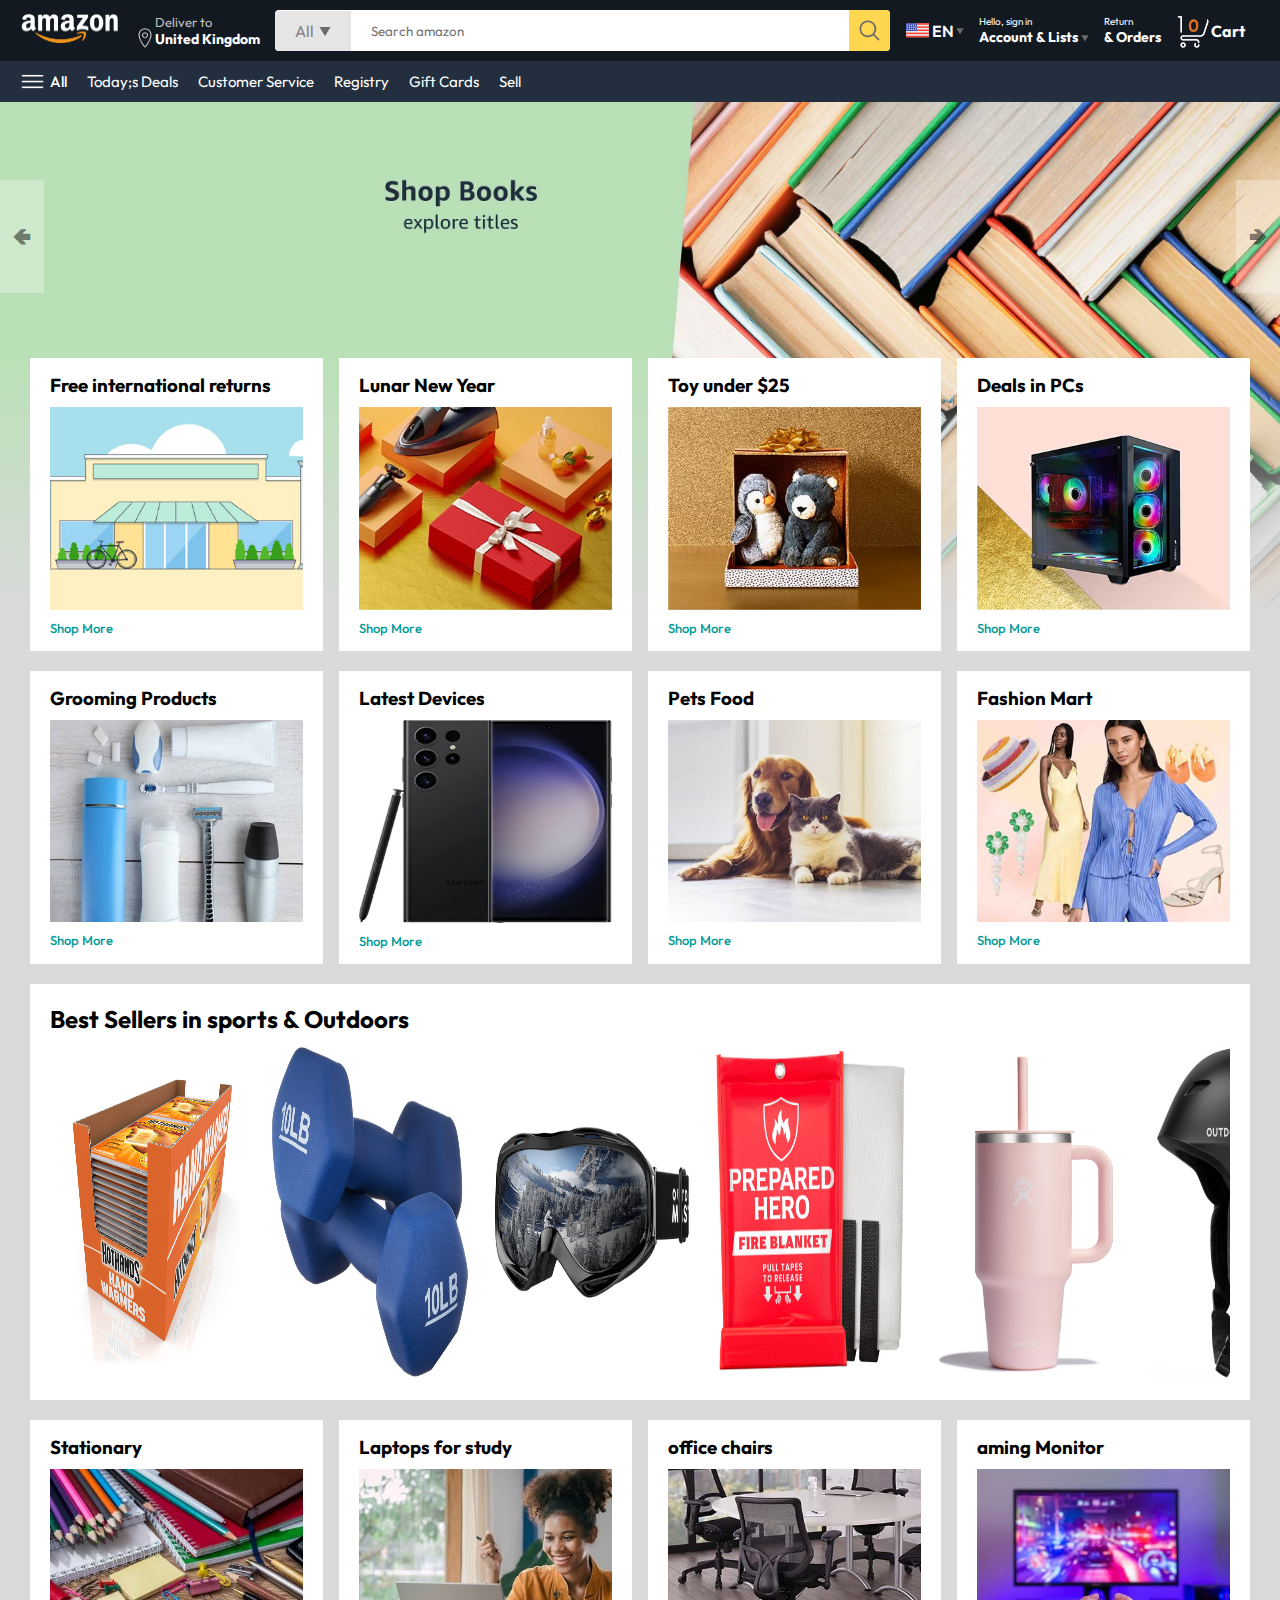
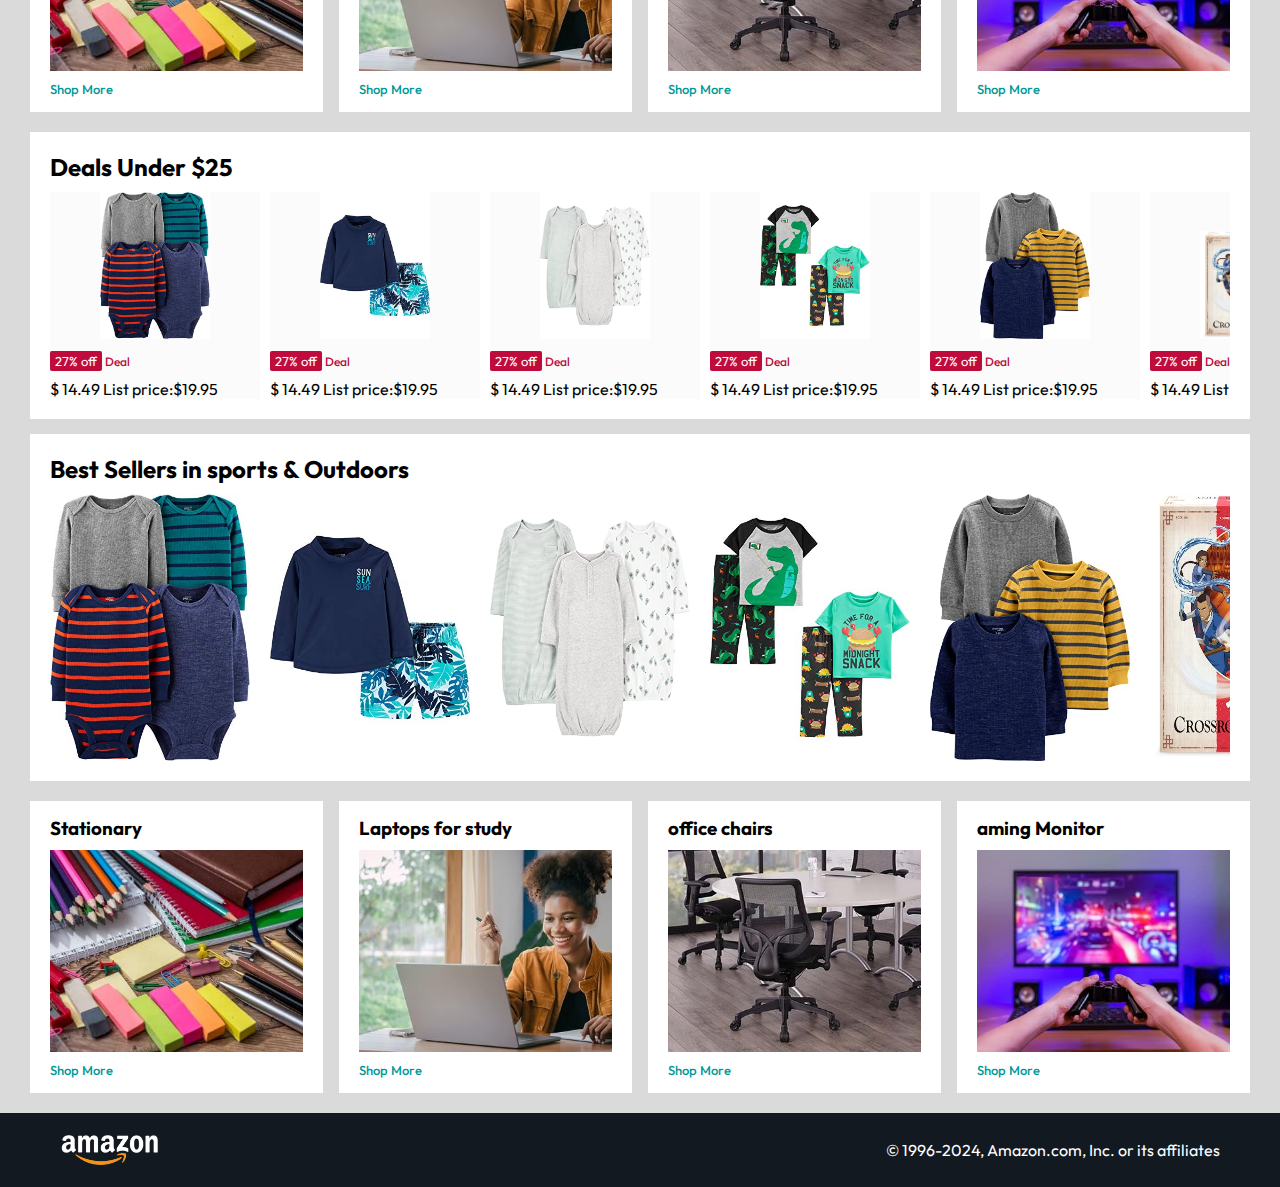
<file: amazon clone/index.html>
<!DOCTYPE html>
<html lang="en">
<head>
    <meta charset="UTF-8">
    <meta name="viewport" content="width=device-width, initial-scale=1.0">
    <title>Amazon clone</title>
    <link rel="stylesheet" href="style.css">
    <link rel="icon" href="./assets/amazon_logo.png">

</head>
<body>
    <nav>
        <a href="/"> 
            <img src="./assets/amazon_logo.png" width="100">
        </a>
        <div class="nav-country">
            <img src="./assets/location_icon.png" height="20">
            <div>
            <p>Deliver to</p>
            <h1>United Kingdom</h1>
            </div>
        </div>
        <div class="nav-search">
            <div class="nav-search-category">
                <p>All</p>
                <img src="./assets/dropdown_icon.png" height="12">
            </div>
            <input type="text" class="nav-search-input" placeholder="Search amazon">
            <img src="./assets/search_icon.png" class="nav-search-icon">
        </div>
        <div class="nav-langauge">
            <img src="./assets/us_flag.png" width="25px">
            <p>EN</p>
            <img src="./assets/dropdown_icon.png" width="8px">
        </div> 
        <div class="nav-text">
            <p>Hello, sign in</p>
            <h1>Account & Lists <img src="./assets/dropdown_icon.png" width="8px"></h1>
        </div>
        <div class="nav-text">
            <p>Return</p>
            <h1>& Orders</h1>
        </div>  
        <a href="" class="nav-cart">
            <img src="./assets/cart_icon.png" width="35px">
            <h4>Cart</h4>
        </a>
    </nav>
<div class="nav-bottom">
    <div>
        <img src="./assets/menu_icon.png" width="25px">
        <p>All</p>
    </div>
    <p>Today;s Deals</p>
    <p>Customer Service</p>
    <p>Registry</p>
    <p>Gift Cards</p>
    <p>Sell</p>
</div>

<div class="header-slider">
    <a href="#" class="control_prev">&#129144</a>
    <a href="#" class="control_next">&#129146</a>
    <ul>
        <img src="./assets/header1.jpg" class="header-img">
        <img src="./assets/header2.jpg" class="header-img">
        <img src="./assets/header3.jpg" class="header-img">
        <img src="./assets/header4.jpg" class="header-img">
        <img src="./assets/header5.jpg" class="header-img">
        <img src="./assets/header6.jpg" class="header-img">
    </ul>
</div>

<div class="box-row header-box">
    <div class="box-col">
        <h3>Free international returns</h3>
        <img src="./assets/box1-1.jpg" alt="">
        <a href="/">Shop More</a>
    </div>
    <div class="box-col">
        <h3>Lunar New Year</h3>
        <img src="./assets/box1-2.jpg" alt="">
        <a href="/">Shop More</a>
    </div>
    <div class="box-col">
        <h3>Toy under $25</h3>
        <img src="./assets/box1-3.jpg" alt="">
        <a href="/">Shop More</a>
    </div> <div class="box-col">
        <h3>Deals in PCs</h3>
        <img src="./assets/box1-4.jpg" alt="">
        <a href="/">Shop More</a>
    </div>
</div>

<div class="box-row">
    <div class="box-col">
        <h3>Grooming Products</h3>
        <img src="./assets/box2-1.jpg" alt="">
        <a href="/">Shop More</a>
    </div>
    <div class="box-col">
        <h3>Latest Devices</h3>
        <img src="./assets/box2-2.jpg" alt="">
        <a href="/">Shop More</a>
    </div>
    <div class="box-col">
        <h3>Pets Food</h3>
        <img src="./assets/box2-3.jpg" alt="">
        <a href="/">Shop More</a>
    </div> <div class="box-col">
        <h3>Fashion Mart</h3>
        <img src="./assets/box2-4.jpg" alt="">
        <a href="/">Shop More</a>
    </div>
</div>
<div class="products-slider">
    <h2>Best Sellers in sports & Outdoors</h2>
    <div class="products">
        <img src="./assets/product1-1.jpg" alt="">
        <img src="./assets/product1-2.jpg" alt="">
        <img src="./assets/product1-3.jpg" alt="">
        <img src="./assets/product1-4.jpg" alt="">
        <img src="./assets/product1-5.jpg" alt="">
        <img src="./assets/product1-6.jpg" alt="">
        <img src="./assets/product1-7.jpg" alt="">
        <img src="./assets/product1-8.jpg" alt="">
        <img src="./assets/product1-9.jpg" alt="">
        <img src="./assets/product1-10.jpg" alt="">

    </div>
</div>
<div class="box-row">
    <div class="box-col">
        <h3>Stationary</h3>
        <img src="./assets/box3-1.jpg" alt="">
        <a href="/">Shop More</a>
    </div>
    <div class="box-col">
        <h3>Laptops for study</h3>
        <img src="./assets/box3-2.jpg" alt="">
        <a href="/">Shop More</a>
    </div>
    <div class="box-col">
        <h3>office chairs</h3>
        <img src="./assets/box3-3.jpg" alt="">
        <a href="/">Shop More</a>
    </div> <div class="box-col">
        <h3>aming Monitor</h3>
        <img src="./assets/box3-4.jpg" alt="">
        <a href="/">Shop More</a>
    </div>
</div>

<div class="products-slider-with-price">
    <h2>Deals Under $25</h2>
    <div class="products">
        <div class="product-card">
            <div class="product-img-container">
                <img src="./assets/product2-1.jpg" alt="">
            </div>
            <div class="product-offer">
                <p>27% off</p> <span>Deal</span>
            </div>
            <p>$ <span>14.49</span> List price:$19.95</p>
        </div>
        <div class="product-card">
            <div class="product-img-container">
                <img src="./assets/product2-2.jpg" alt="">
            </div>
            <div class="product-offer">
                <p>27% off</p> <span>Deal</span>
            </div>
            <p>$ <span>14.49</span> List price:$19.95</p>
        </div>
        <div class="product-card">
            <div class="product-img-container">
                <img src="./assets/product2-3.jpg" alt="">
            </div>
            <div class="product-offer">
                <p>27% off</p> <span>Deal</span>
            </div>
            <p>$ <span>14.49</span> List price:$19.95</p>
        </div>
        <div class="product-card">
            <div class="product-img-container">
                <img src="./assets/product2-4.jpg" alt="">
            </div>
            <div class="product-offer">
                <p>27% off</p> <span>Deal</span>
            </div>
            <p>$ <span>14.49</span> List price:$19.95</p>
        </div>
        <div class="product-card">
            <div class="product-img-container">
                <img src="./assets/product2-5.jpg" alt="">
            </div>
            <div class="product-offer">
                <p>27% off</p> <span>Deal</span>
            </div>
            <p>$ <span>14.49</span> List price:$19.95</p>
        </div>
        <div class="product-card">
            <div class="product-img-container">
                <img src="./assets/product2-6.jpg" alt="">
            </div>
            <div class="product-offer">
                <p>27% off</p> <span>Deal</span>
            </div>
            <p>$ <span>14.49</span> List price:$19.95</p>
        </div>
        <div class="product-card">
            <div class="product-img-container">
                <img src="./assets/product2-7.jpg" alt="">
            </div>
            <div class="product-offer">
                <p>27% off</p> <span>Deal</span>
            </div>
            <p>$ <span>14.49</span> List price:$19.95</p>
        </div>
        <div class="product-card">
            <div class="product-img-container">
                <img src="./assets/product2-8.jpg" alt="">
            </div>
            <div class="product-offer">
                <p>27% off</p> <span>Deal</span>
            </div>
            <p>$ <span>14.49</span> List price:$19.95</p>
        </div>
        <div class="product-card">
            <div class="product-img-container">
                <img src="./assets/product2-9.jpg" alt="">
            </div>
            <div class="product-offer">
                <p>27% off</p> <span>Deal</span>
            </div>
            <p class="product-price">$ <span>14.49</span> List price:$19.95</p>
        </div>
        <div class="product-card">
            <div class="product-img-container">
                <img src="./assets/product2-10.jpg" alt="">
            </div>
            <div class="product-offer">
                <p>27% off</p> <span>Deal</span>
            </div>
            <p>$ <span>14.49</span> List price:$19.95</p>
        </div>
        <div class="product-card">
            <div class="product-img-container">
                <img src="./assets/product2-11.jpg" alt="">
            </div>
            <div class="product-offer">
                <p>27% off</p> <span>Deal</span>
            </div>
            <p>$ <span>14.49</span> List price:$19.95</p>
        </div>
    </div>
</div>

<div class="products-slider">
    <h2>Best Sellers in sports & Outdoors</h2>
    <div class="products">
        <img src="./assets/product2-1.jpg" alt="">
        <img src="./assets/product2-2.jpg" alt="">
        <img src="./assets/product2-3.jpg" alt="">
        <img src="./assets/product2-4.jpg" alt="">
        <img src="./assets/product2-5.jpg" alt="">
        <img src="./assets/product2-6.jpg" alt="">
        <img src="./assets/product2-7.jpg" alt="">
        <img src="./assets/product2-8.jpg" alt="">
        <img src="./assets/product2-9.jpg" alt="">
        <img src="./assets/product2-10.jpg" alt="">

    </div>
</div>

<div class="box-row">
    <div class="box-col">
        <h3>Stationary</h3>
        <img src="./assets/box3-1.jpg" alt="">
        <a href="/">Shop More</a>
    </div>
    <div class="box-col">
        <h3>Laptops for study</h3>
        <img src="./assets/box3-2.jpg" alt="">
        <a href="/">Shop More</a>
    </div>
    <div class="box-col">
        <h3>office chairs</h3>
        <img src="./assets/box3-3.jpg" alt="">
        <a href="/">Shop More</a>
    </div> <div class="box-col">
        <h3>aming Monitor</h3>
        <img src="./assets/box3-4.jpg" alt="">
        <a href="/">Shop More</a>
    </div>
</div>

<footer>
    <img src="./assets/amazon_logo.png" width="100">
    <p>
       &#169 1996-2024, Amazon.com, Inc. or its affiliates 
    </p>
</footer>

<script src="script.js"></script>
    
</body>
</html>
</file>
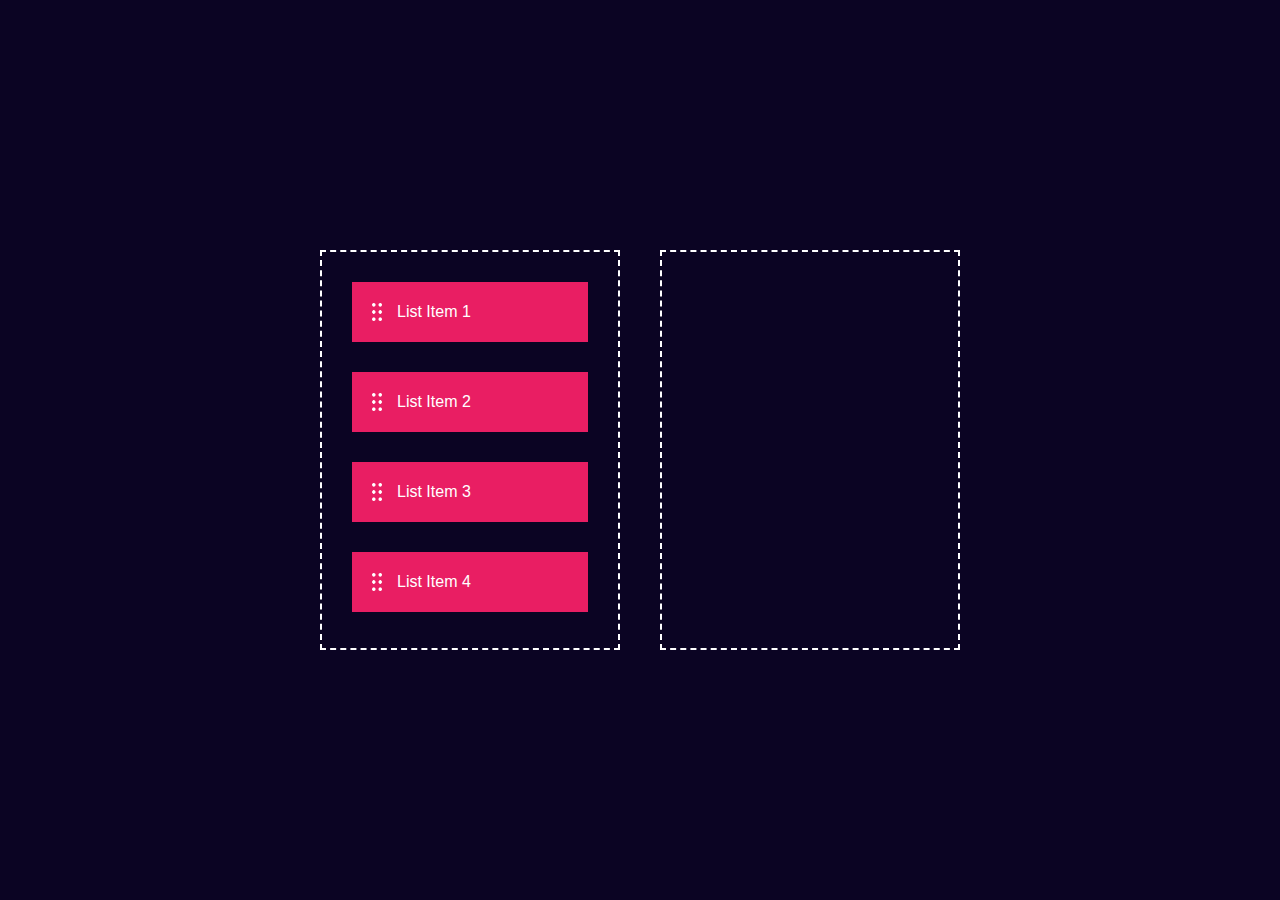
<file: DRAG&DROP/index.html>
<!DOCTYPE html>
<html lang="en">
<head>
    <meta charset="UTF-8">
    <meta name="viewport" content="width=device-width, initial-scale=1.0">
    <title>Drag&Drop</title>
    <link rel="stylesheet" href="style.css">
</head>
<body>

    <div class="container">
        <div id="left">
            <div class="list" draggable="true"><img src="drag_drop_icon.png"> List Item 
            1</div>
            <div class="list" draggable="true"><img src="drag_drop_icon.png"> List Item 
            2</div>
            <div class="list" draggable="true"><img src="drag_drop_icon.png"> List Item 
            3</div>
            <div class="list" draggable="true"><img src="drag_drop_icon.png"> List Item 
            4</div>
        </div>
        <div id="right"></div>
    </div>

    <script>

        let lists = document.getElementsByClassName("list");
        let rightBox = document.getElementById("right");
        let leftBox = document.getElementById("left");

        for(list of lists){
            list.addEventListener("dragstart", function(e){
                let selected = e.target;

                rightBox.addEventListener("dragover", function(e){
                    e.preventDefault();
                });
                rightBox.addEventListener("drop", function(e){
                    rightBox.appendChild(selected);
                    selected = null;
                });
                leftBox.addEventListener("dragover", function(e){
                    e.preventDefault();
                });
                leftBox.addEventListener("drop", function(e){
                    leftBox.appendChild(selected);
                    selected = null;
                });
            })
        }

    </script>
    
</body>
</html>
</file>
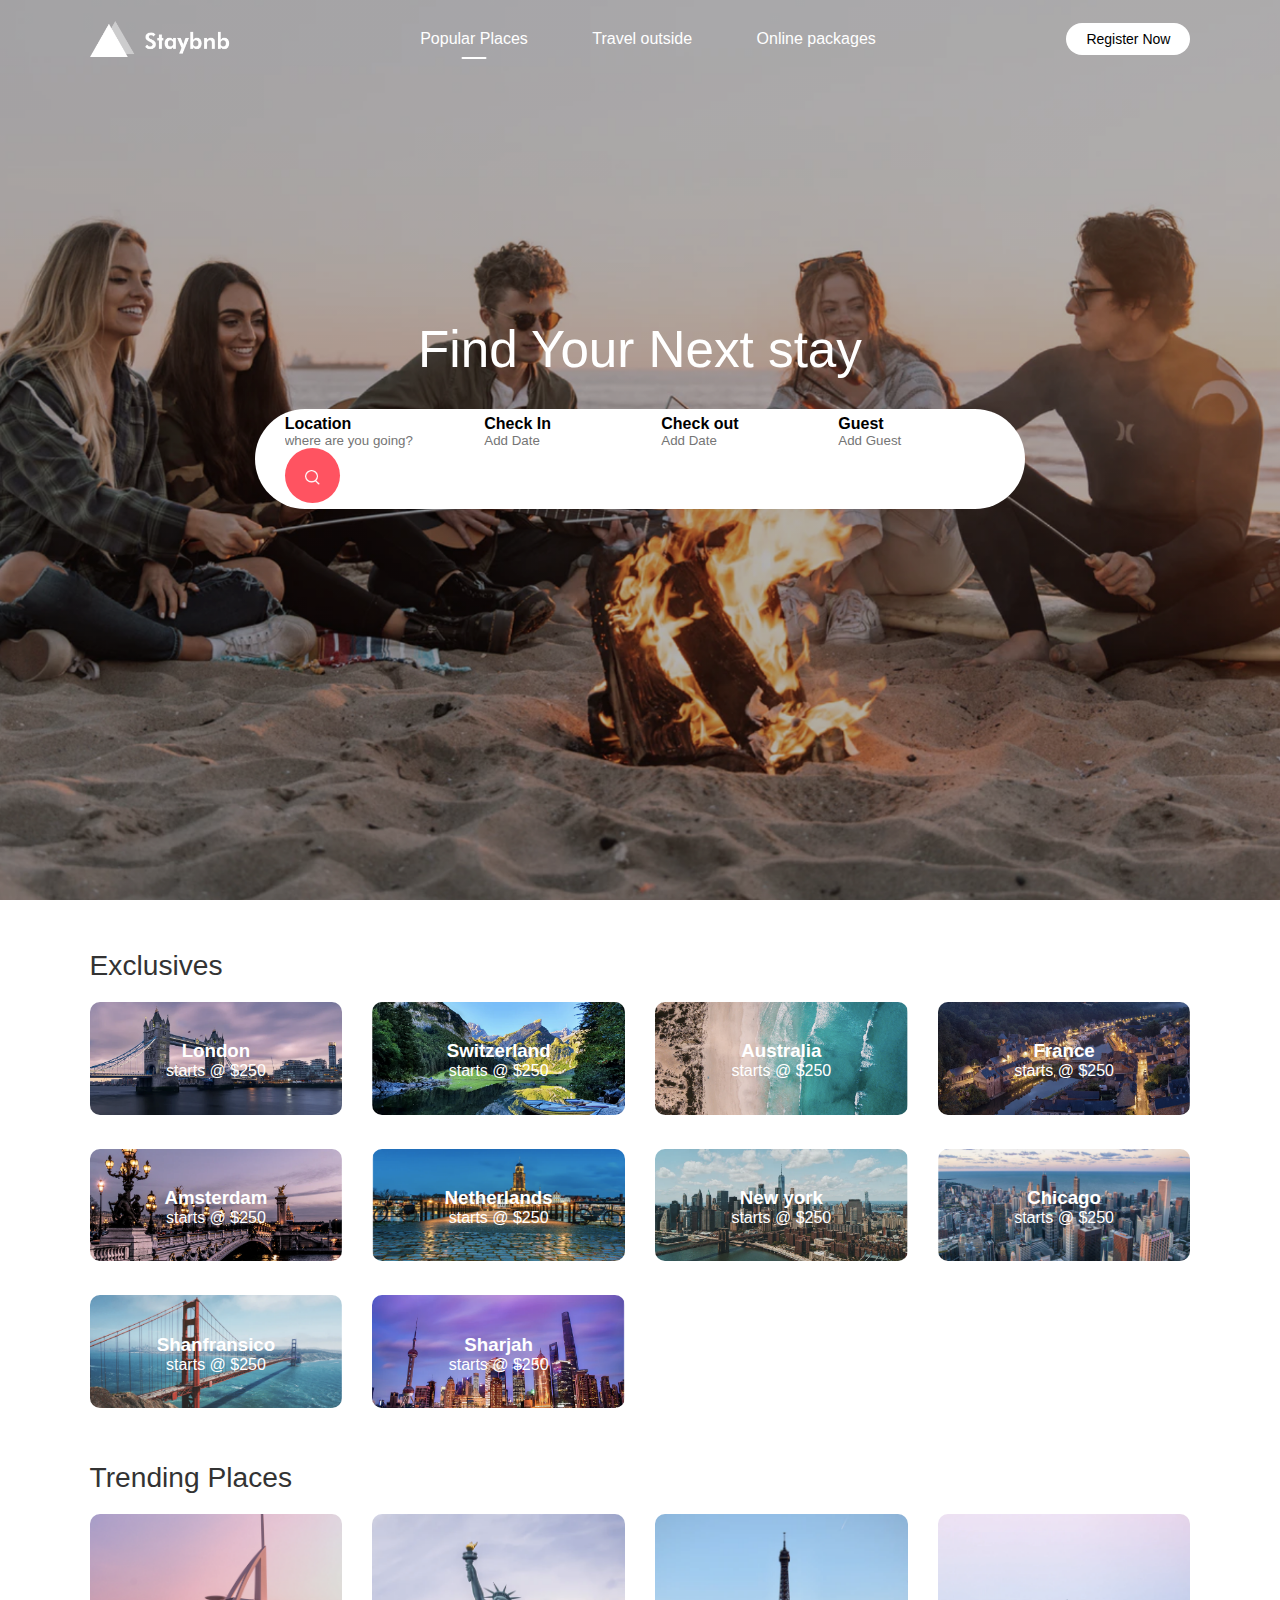
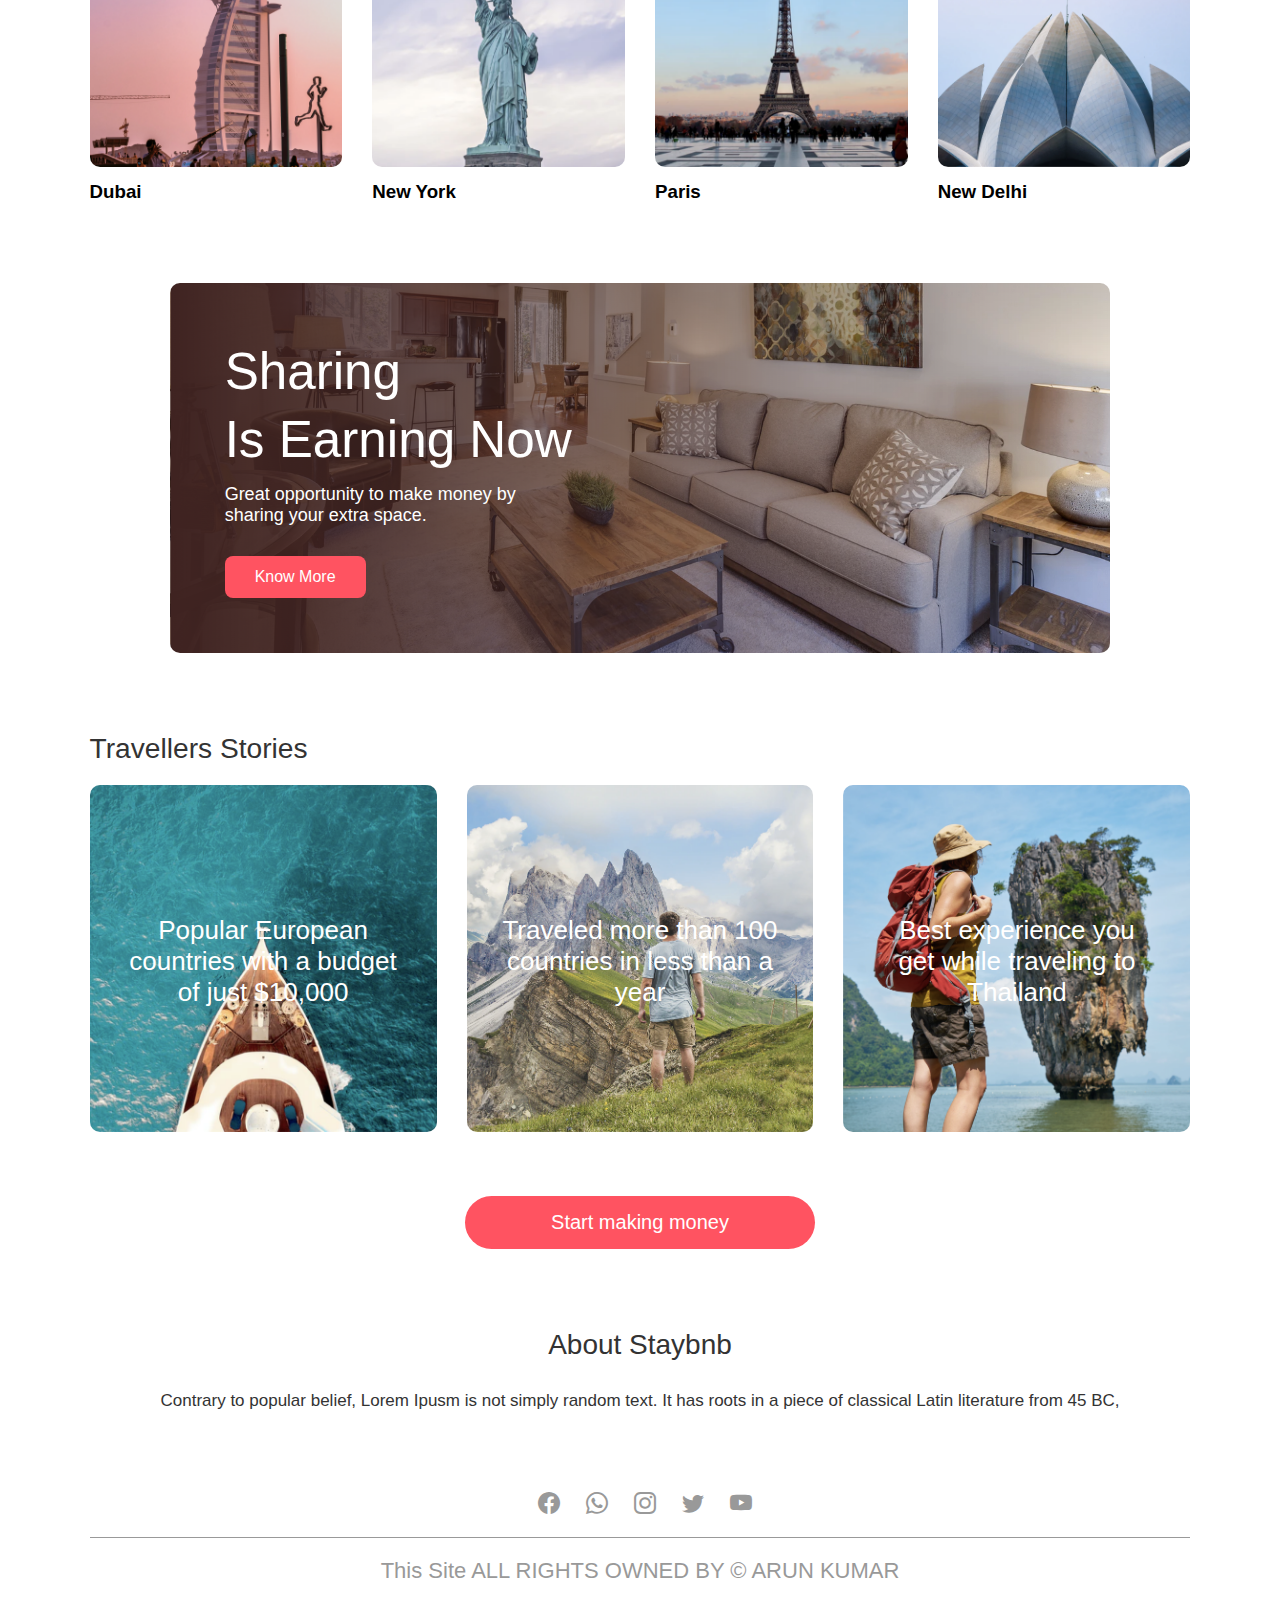
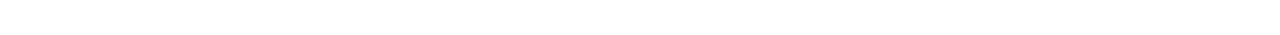
<file: TRAVELWEBSITE/DEPLOY/index.html.html>
<!DOCTYPE html>
<html lang="en">
<head>
  <meta name="viewport" content="width=device-width, initial-scale=1.0">
  <title>TRAVEL WEBSITE</title>
 <link rel="stylesheet" href="style.css.css">
 <link rel="stylesheet" href="https://cdn.jsdelivr.net/npm/bootstrap-icons@1.10.5/font/bootstrap-icons.css">
</head>
<body>
  <div class="header">
      <nav id="navBar">
          <img src="img/logo.png" class="logo">
          <ul class="nav-links">
              <li><a href="#" class="active">Popular Places</a></li>
              <li><a href="#">Travel outside</a></li>
              <li><a href="#">Online packages</a></li>
          </ul>
          <a href="#" class="register-btn">Register Now</a>
          <i class="bi bi-list" onclick="togglebtn()"></i>
      </nav>
      <div class="container">
        <h1>Find Your Next stay</h1>
        <div class="search-bar">
          <form>
            <div class="location-input">
              <label>Location</label>
              <input type="text" placeholder="where are you going?">
            </div>
            <div>
              <label>Check In</label>
              <input type="text" placeholder="Add Date">
            </div>
            <div>
              <label>Check out</label>
              <input type="text" placeholder="Add Date">
            </div>
            <div>
              <label>Guest</label>
              <input type="text" placeholder="Add Guest">
            </div>
            <button type="submit"><img src="img/search.png"></button>
          </form>
        </div>
      </div>
  </div>
  <div class="container">
    <h2 class="sub-title">Exclusives</h2>
    <div class="exclusives">
      <div>
        <img src="img/image-1.png">
        <span>
          <h3>London</h3>
          <p>starts @ $250</p>
        </span>
      </div>
      <div>
        <img src="img/image-2.png">
        <span>
          <h3>Switzerland</h3>
          <p>starts @ $250</p>
        </span>
      </div>
      <div>
        <img src="img/image-3.png">
        <span>
          <h3>Australia</h3>
          <p>starts @ $250</p>
        </span>
      </div>
      <div>
        <img src="img/image-4.png">
        <span>
          <h3>France</h3>
          <p>starts @ $250</p>
        </span>
      </div>
      <div>
        <img src="img/image-5.png">
        <span>
          <h3>Amsterdam</h3>
          <p>starts @ $250</p>
        </span>
      </div>
      <div>
        <img src="img/image-6.png">
        <span>
          <h3>Netherlands</h3>
          <p>starts @ $250</p>
        </span>
      </div>
      <div>
        <img src="img/image-7.png">
        <span>
          <h3>New york</h3>
          <p>starts @ $250</p>
        </span>
      </div>
      <div>
        <img src="img/image-8.png">
        <span>
          <h3>Chicago</h3>
          <p>starts @ $250</p>
        </span>
      </div>
      <div>
        <img src="img/image-9.png">
        <span>
          <h3>Shanfransico</h3>
          <p>starts @ $250</p>
        </span>
      </div>
      <div>
        <img src="img/image-10.png">
        <span>
          <h3>Sharjah</h3>
          <p>starts @ $250</p>
        </span>
      </div>
    </div>
  
    <h2 class="sub-title">Trending Places</h2>
    <div class="trending">
      <div>
        <img src="img/dubai.png">
        <h3>Dubai</h3>
      </div>
      <div>
        <img src="img/new-york.png">
        <h3>New York</h3>
      </div>
      <div>
        <img src="img/paris.png">
        <h3>Paris</h3>
      </div>
      <div>
        <img src="img/new-delhi.png">
        <h3>New Delhi</h3>
      </div>
    </div>

    <div class="cta">
      <h3>Sharing <br>Is Earning Now</h3>
      <p>Great opportunity to make money by <br>sharing your extra space.</p>
      <a href="#" class="cta-btn">Know More</a>
    </div>

    <h2 class="sub-title">Travellers Stories</h2>
    <div class="Stories">
      <div>
        <img src="img/story-1.png">
        <p>Popular European countries with a budget of just $10,000</p>
      </div>
      <div>
        <img src="img/story-2.png">
        <p>Traveled more than 100 countries in less than a year</p>
      </div>
      <div>
        <img src="img/story-3.png">
        <p>Best experience you get while traveling to Thailand</p>
      </div>
    </div>
    <a href="#" class="start-btn">Start making money</a>

    <div class="about-msg">
      <h2>About Staybnb</h2>
      <p>Contrary to popular belief, Lorem Ipusm is not simply random text. It has roots in a piece of classical Latin literature from 45 BC,</p>
    </div>

    <div class="footer">
      <a href="https://facebook.com/"><i class="bi bi-facebook"></i>
      <a href="https://whatsapp.com/"><i class="bi bi-whatsapp"></i>
      <a href="https://instagram.com/"><i class="bi bi-instagram"></i>
      <a href="https://twitter.com/"><i class="bi bi-twitter"></i>
      <a href="https://youtube.com/"><i class="bi bi-youtube"></i>

      <hr>
      <p> This Site ALL RIGHTS OWNED BY &copy; ARUN KUMAR</p>
    </div>


  </div>
<script>
  var navBar = document.getElementById("navBar");
  
  function togglebtn(){
    navBar.classList.toggle("hidemenu");
  }


</script>




</body>
</html>
</file>
<file: amazon clone/style.css>
@import url('https://fonts.googleapis.com/css2?family=Outfit:wght@400;500;600;700;800&display=swap');
* {
    padding: 0;
    margin: 0;
    box-sizing: border-box;
    font-family: outfit;

}
body{
    background: #dadada;
}
a{
    text-decoration: none;
    color: inherit;
}
nav{
    display: flex;
    align-items: center;
    justify-content: space-between;
    background: #131921;
    padding: 10px 20px;
    color: #fff;
}
.nav-country{
    display: flex;
    align-items: end;
    margin-left: 15px;
    font-size: 13px;
    color: #c4c4c4;
}
.nav-country h1{
    color: #fff;
    font-size: 14px;
}
.nav-search{
    flex: 1;
    display: flex;
    align-items: center;
    background: #fff;
    color: gray;
    max-width: 1000px;
    border-radius: 4px;
    margin-left: 15px;
}
.nav-search-category{
    display: flex;
    align-items: center;
    padding: 10px 20px;
    gap: 5px;
    background: #e5e5e5;
    border-radius: 4px 0 0 4px;
}
.nav-search-input{
    border: none;
    outline: none;
    padding-left: 20px;
    width: 100%;
}
.nav-search-icon{
    max-width: 41px;
    padding: 8px;
    background: #ffd64f;
    border-radius: 0 4px 4px 0;
}
.nav-langauge{
    display: flex;
    align-items: center;
    gap: 2px;
    font-weight: 600;
    margin-left: 15px;
}
.nav-text{
    margin-left: 15px;
}
.nav-text p{
    font-size: 10px;
}
.nav-text h1{
    font-size: 14px;
}
.nav-cart{
    display: flex;
    align-items: center;
    margin: 0px 15px;
}
.nav-bottom{
    display: flex;
    align-items: center;
    gap: 20px;
    padding: 8px 20px;
    background: #232f3e;
    color: #fff;
    font-size: 15px;
}
.nav-bottom div{
    display: flex;
    align-items: center;
    gap: 5px;
    font-weight: 500;
}
.header-slider ul{
    display: flex;
    overflow-y: hidden;
}
.header-img{
    max-width: 100%;
    mask-image: linear-gradient(to bottom, #000000 50%, transparent 100%);
}
.header-slider a{
    position: absolute;
    top: 20%;
    z-index: 1;
    padding: 5vh 1vw;
    background: #ffffff4f;
    color: #0000007b;
    text-decoration: none;
    font-weight: 600;
    font-size: 18px;
    cursor: pointer;
}
.control_next{
    right: 0;
}
.box-row{
    display: flex;
    flex-wrap: wrap;
    row-gap: 20px;
    justify-content: space-between;
    margin: 20px 30px;
}
.box-col{
    display: flex;
    flex-direction: column;
    gap: 10px;
    padding: 15px 20px;
    background: #fff;
    max-width: 24%;
    min-height: 200px;
    z-index: 1;
}
.box-col a{
    font-size: 13px;
    color: #009999;
    font-weight: 500;
}
.header-box{
    margin-top: -20vw;
}
.products-slider{
    background: #fff;
    margin: 0 30px;
    padding: 20px;
    margin-bottom: 15px;
}
.products-slider .products{
    display: flex;
    overflow-x: auto;
    gap: 20px;
    margin-top: 10px;
}
.products-slider .products img{
    max-height: 200;
    max-width: 200px;
}
.products-slider .products::-webkit-scrollbar{
    display: none;
}
.products-slider-with-price{
    background: #fff;
    margin: 0 30px;
    padding: 20px;
    margin-bottom: 15px;
}
.products-slider-with-price .products{
    display: flex;
    overflow-x: auto;
    gap: 10px;
    margin-top: 10px;
}
.products-slider-with-price .products::-webkit-scrollbar{
    display: none;
}
.product-card{
    display: flex;
    flex-direction: column;
    justify-content: end;
    min-width: 210px;
    background: #fbfbfb;
}
.product-card img{
    width: 110px;
    margin: 0 50px;
}
.product-offer p{
    background: #be0b3b;
    color: #fff;
    display: inline-block;
    padding: 2px 5px;
    border-radius: 2px;
    margin: 8px 0;
    font-size: 13px;
}
.product-offer span{
    color: #be0b3b;
    font-weight: 500;
    font-size: 12px;
}
.product-price{
    color: gray;
    font-size: 13px;
}
.product-card h4{
    color: #525252;
    font-size: 15px;
    font-weight: 400;
}
footer{
    display: flex;
    justify-content: space-between;
    align-items: center;
    color: #fff;
    background: #131921;
    padding: 20px 60px;

}
</file>
<file: DRAG&DROP/style.css>
*{
    margin: 0;
    padding: 0;
    font-family: 'poppins',sans-serif;
    box-sizing: border-box;
}

.container{
    width: 100%;
    min-height: 100vh;
    background: #0b0423;
    display: flex;
    align-items: center;
    justify-content: center;
}
#left, #right{
    width: 300px;
    min-height: 400px;
    margin: 20px;
    border: 2px dashed #fff;
}
.list{
    background: #e91e63;
    height: 60px;
    margin: 30px;
    color: #fff;
    display: flex;
    align-items: center;
    cursor: grab;
}
.list img{
    width: 10px;
    margin-right: 15px;
    margin-left: 20px;
}
</file>
<file: TRAVELWEBSITE/DEPLOY/style.css.css>
*{
    margin: 0;
    padding: 0;
    box-sizing: border-box;
    font-family: 'poppins', sans-serif;
}
.header{
    min-height: 100vh;
    width: 100%;
    background-image: linear-gradient(rgba(0,0,0,0.3),rgba(0,0,0,0.3)),url(img/banner.png);
    background-size: cover;
    background-position: center;
}
nav{
    display: flex;
    align-items: center;
    justify-content: space-between;
    padding: 20px 7%;
}
.logo{
    width: 140px;
    cursor: pointer;
}
.nav-links li{
    list-style: none;
    display: inline-block;
    margin: 10px 30px;
}
.nav-links li a{
    text-decoration: none;
    color: #fff;
}
.register-btn{
    background: #fff;
    color: #000;
    padding: 8px 20px;
    border-radius: 20px;
    text-decoration: none;
    font-size: 14px;
}
.container{
    padding: 0 7%;
}
.header h1{
    font-size: 4vw;
    font-weight: 500;
    color: #fff;
    text-align: center;
    padding-top: 22%;
}
.search-bar{
    background: #fff;
    width: 70%;
    margin: 30px auto;
    padding: 6px 10px 6px 30px;
    border-radius: 50px;
}
.search-bar form{
    display: flex;
    align-items: center;
    flex-wrap: wrap;
}
.search-bar form input{
    display: block;
    border: 0;
    outline: none;
    background: transparent;
}
.search-bar form button{
    background: #ff5361;
    width: 55px;
    height: 55px;
    border-radius: 50%;
    border: 0;
    outline: none;
    cursor: pointer;
}
.search-bar form button img{
    width: 15px;
    margin-top: 7px;
}
.location-input{
    flex: 1;
}
.search-bar form label{
    font-weight: 600;
}

/* -----------exclusives--------- */
.sub-title{
    margin: 50px 0 20px;
    font-size: 2.2vw;
    font-weight: 500;
    color: #333;
}
.exclusives{
    display: grid;
    grid-template-columns: repeat(auto-fit,minmax(200px,1fr));
    grid-gap: 30px;
}
.exclusives div img{
    width: 100%;
    border-radius: 10px;
}
.exclusives div{
    position: relative;
}
.exclusives div span{
    position: absolute;
    top: 50%;
    left: 50%;
    transform: translate(-50%,-50%);
    text-align: center;
    color: #fff;
}

/*-------------------Trending Places-------------------*/
.trending{
    display: grid;
    grid-template-columns: repeat(auto-fit,minmax(200px, 1fr));
    grid-gap: 30px;
    margin-bottom: 30px;
}
.trending div img{
    width: 100%;
    border-radius: 10px;
}
.trending h3{
    font-weight: 600;
    margin-top: 10px;
}
/* -----------call to action----------- */
.cta{
    margin: 80px;
    background-image: linear-gradient(to right,#3f2321,transparent),url(img/banner-2.png);
    background-size: cover;
    background-position: center;
    border-radius: 10px;
    padding: 5%;
    color: #fff;
}
.cta h3{
    font-size: 4vw;
    line-height: 5.3vw;
    font-weight: 500;
}
.cta p{
    font-size: 18px;
    margin: 10px 0;
}
.cta-btn{
    background: #ff5361;
    color: #fff;
    text-decoration: none;
    padding: 12px 30px;
    border-radius: 8px;
    margin-top: 20px;
    display: inline-block;
}

/* ------------Travellers Stories------------ */
.Stories{
    display: grid;
    grid-template-columns: repeat(auto-fit,minmax(200px, 1fr));
    grid-gap: 30px;
    margin-bottom: 30px;
}
.Stories div img{
    width: 100%;
    border-radius: 10px;
}
.Stories div{
    position: relative;
    text-align: center;
}
.Stories p{
    width: 80%;
    position: absolute;
    top: 50%;
    left: 50%;
    transform: translate(-50%,-50%);
    color: #fff;
    font-size: 26px;
}
.start-btn{
    text-decoration: none;
    background: #ff5361;
    color: #fff;
    width: 80%;
    max-width: 350px;
    display: block;
    text-align: center;
    margin: 60px auto;
    padding: 15px;
    border-radius: 30px;
    font-size: 20px;
}

/* -------------about-msg------------ */
.about-msg{
    text-align: center;
    margin: 80px 0;
    color: #333;
    font-size: 17px;
}
.about-msg h2{
    font-size: 28px;
    margin-bottom: 30px;
    font-weight: 500;
}
/* -----footer------ */
.footer{
    margin: 80px 0 10px;
    text-align: center;
}
.footer a{
    text-decoration: none;
    color: #999;
    font-size: 22px;
    margin: 0 10px;
}
.footer hr{
    background: #999;
    height: 1px;
    width: 100%;
    border: 0;
    margin: 20px 0;
}
.footer p{
    padding-bottom: 15px;
}
.active{
    position: relative;
}
.active::after{
    content: '';
    background: #fff;
    width: 25px;
    height: 2px;
    position: absolute;
    left: 50%;
    transform: translateX(-50%);
    bottom: -12px;
    border-radius: 2px;
}
nav .bi-list{
    display: none;
}
/* ----------for small screen devices--- */
@media only screen and (max-width: 700px){

    .logo{
        position: fixed;
        top: 4%;
        left: 7%;
    }
    nav{
        position: fixed;
        top: 0;
        z-index: 100;
        display: inline-block;
        width: 100%;
        padding: 100px 7% 0;
        background: #000;
        text-align: right;
        max-height: 100px;
        overflow: hidden;
        transition: max-height 0.5s;
    }
    nav .nav-links li{
        margin: 10px 0;
        display: block;
    }
    .register-btn{
        margin: 15px 0 30px;
        display: inline-block;
    }
    nav .bi-list{
        display: block;
        position: fixed;
        top: 4%;
        right: 7%;
        color: #fff;
        font-size: 28px;
    }
    .active::after{
        left: -40%;
        transform: translate(0,50%);
        bottom: 50%;
    }
    .hidemenu{
        max-height: 300px;
    }
    .header h1{
        padding-top: 200px;
        font-size: 7vw;
    }
    .search-bar{
        width: 90%;
        margin: 30px auto;
        padding: 20px 10px 30px;
        border-radius: 5px;
        position: relative;
    }
    .search-bar form{
        display: block;
    }
    .search-bar form input{
        border-bottom: 1px solid #ddd;
        width: 100%;
        margin-bottom: 20px;
        margin-top: 10px;
        padding-bottom: 10px;
    }
    .search-bar form button{
        position: absolute;
        bottom: 0;
        left: 50%;
        transform: translate(-50%, 50%);
    }
    .sub-title{
        font-size: 6vw;
    }
    .cta{
        padding: 15% 5%;
    }
    .cta h3{
        font-size: 7vw;
        line-height: 8vw;
    }
    .cta p{
        font-size: 14px;
    }
    .cta-btn{
        padding: 6px 15px;
        border-radius: 4px;
        margin-top: 10px;
        font-size: 14px;
    }
    .Stories p{
        font-size: 22px;
    }
    .about-msg{
        font-size: 15px;
    }
    
}
</file>
